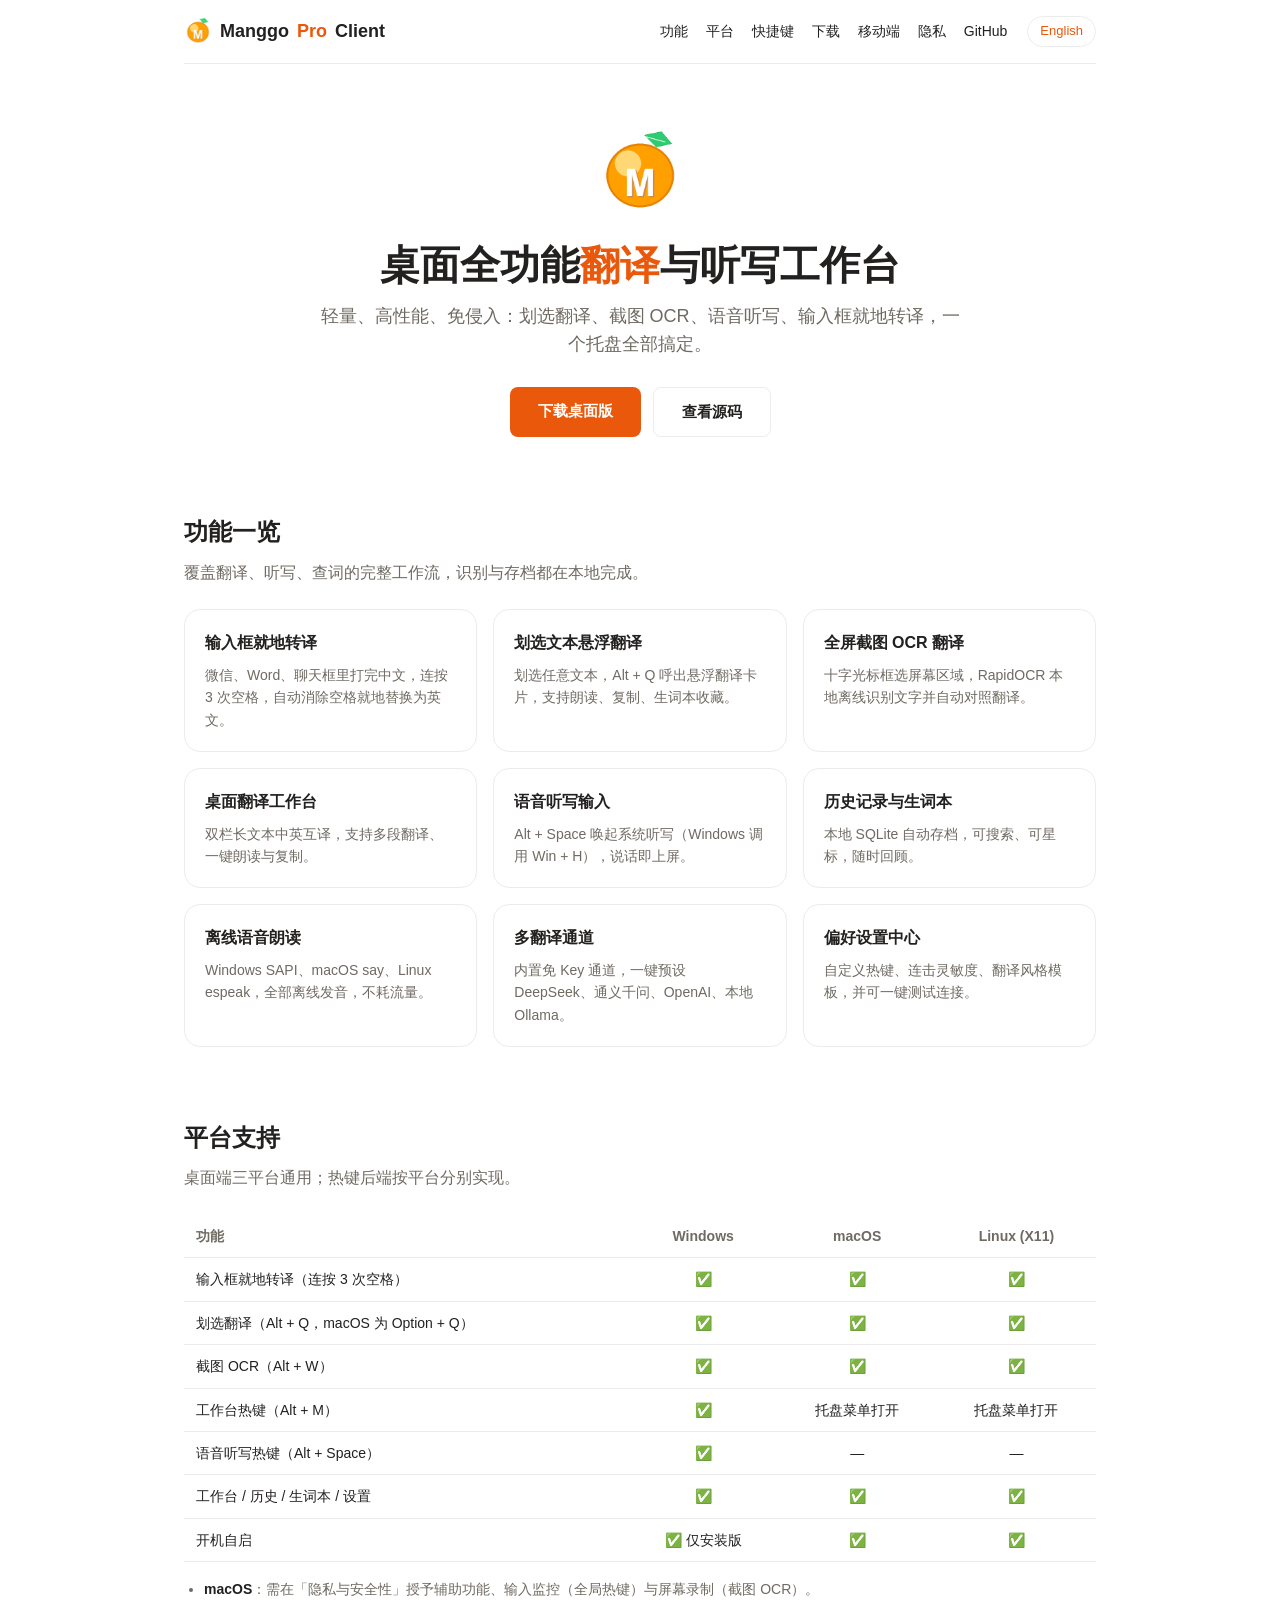
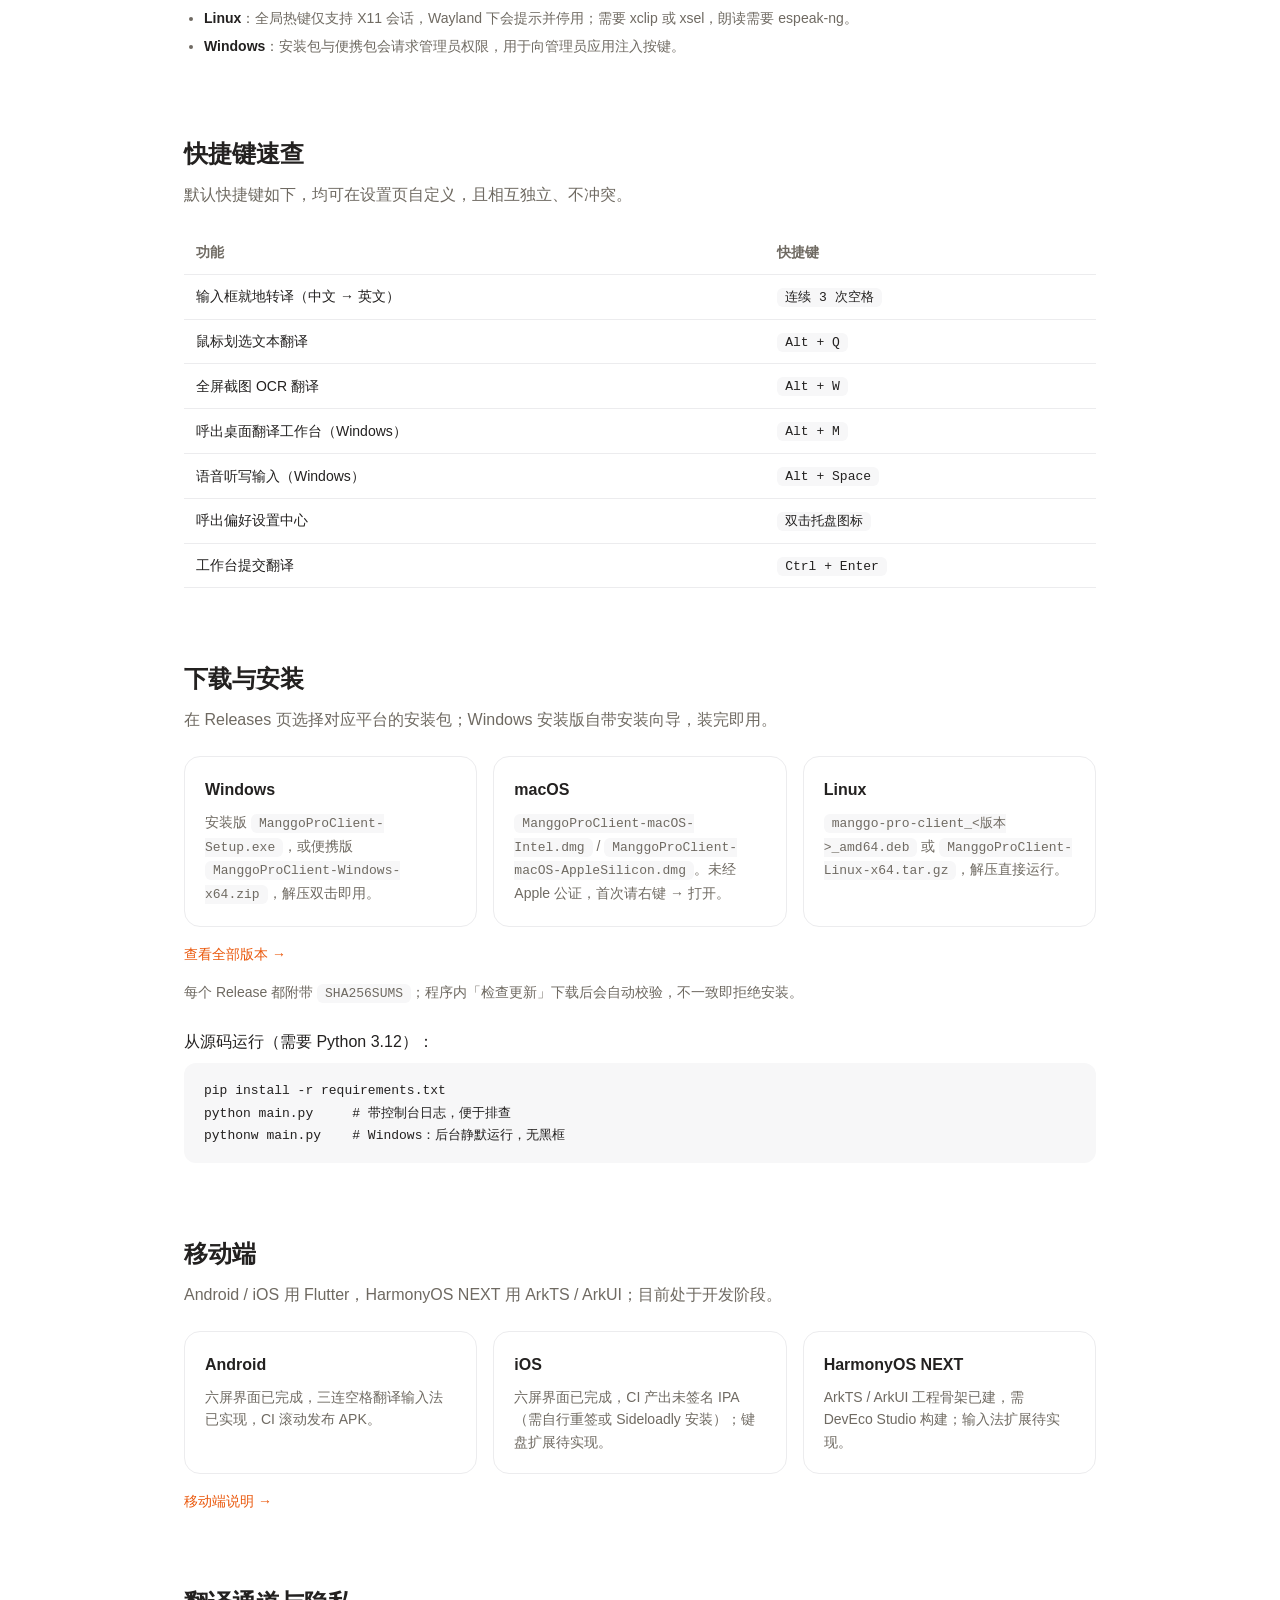
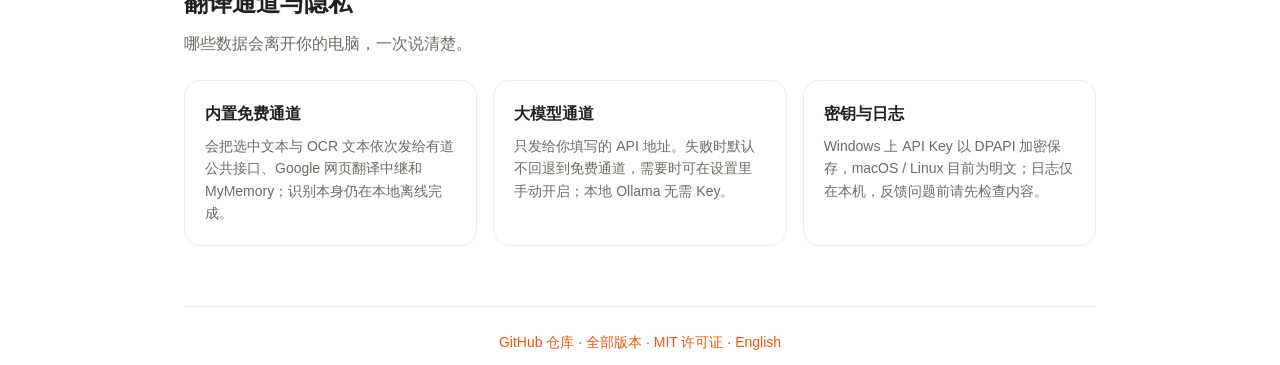
<file: docs/index.html>
<!DOCTYPE html>
<html lang="zh-CN">
<head>
<meta charset="utf-8">
<meta name="viewport" content="width=device-width, initial-scale=1">
<title>Manggo Pro Client — 桌面全功能翻译与听写工作台</title>
<meta name="description" content="Manggo Pro Client：划选翻译、截图 OCR、语音听写、输入框就地转译，常驻托盘的桌面翻译工作台，支持 Windows / macOS / Linux，并提供 Android / iOS / HarmonyOS 移动端。">
<link rel="canonical" href="https://programmerguohuajing.github.io/manggo-pro-client/">
<link rel="alternate" hreflang="zh-CN" href="https://programmerguohuajing.github.io/manggo-pro-client/">
<link rel="alternate" hreflang="en" href="https://programmerguohuajing.github.io/manggo-pro-client/en.html">
<link rel="icon" type="image/png" href="app.png">
<meta property="og:type" content="website">
<meta property="og:title" content="Manggo Pro Client — 桌面全功能翻译与听写工作台">
<meta property="og:description" content="Manggo Pro Client：划选翻译、截图 OCR、语音听写、输入框就地转译，常驻托盘的桌面翻译工作台，支持 Windows / macOS / Linux，并提供 Android / iOS / HarmonyOS 移动端。">
<meta property="og:url" content="https://programmerguohuajing.github.io/manggo-pro-client/">
<meta property="og:image" content="https://programmerguohuajing.github.io/manggo-pro-client/app.png">
<meta name="twitter:card" content="summary">
<meta name="color-scheme" content="light dark">
<link rel="stylesheet" href="style.css">
</head>
<body>
<div class="wrap">
  <nav class="nav" aria-label="主导航">
    <a class="logo" href="#top"><img src="app.png" alt="" width="28" height="28"> Manggo <span>Pro</span> Client</a>
    <div class="links"><a href="#features">功能</a><a href="#platforms">平台</a><a href="#hotkeys">快捷键</a><a href="#download">下载</a><a href="#mobile">移动端</a><a href="#privacy">隐私</a><a href="https://github.com/programmerguohuajing/manggo-pro-client">GitHub</a></div>
    <a class="lang" href="en.html" hreflang="en">English</a>
  </nav>

  <header class="hero" id="top">
    <img class="hero-icon" src="app.png" alt="Manggo Pro Client" width="88" height="88">
    <h1>桌面全功能<span>翻译</span>与听写工作台</h1>
    <p>轻量、高性能、免侵入：划选翻译、截图 OCR、语音听写、输入框就地转译，一个托盘全部搞定。</p>
    <div class="btns">
      <a class="btn btn-primary" href="https://github.com/programmerguohuajing/manggo-pro-client/releases/latest">下载桌面版</a>
      <a class="btn btn-secondary" href="https://github.com/programmerguohuajing/manggo-pro-client">查看源码</a>
    </div>
  </header>

  <main>
  <section id="features">
    <h2>功能一览</h2>
    <p class="sec-desc">覆盖翻译、听写、查词的完整工作流，识别与存档都在本地完成。</p>
    <div class="grid"><div class="card"><h3>输入框就地转译</h3><p>微信、Word、聊天框里打完中文，连按 3 次空格，自动消除空格就地替换为英文。</p></div><div class="card"><h3>划选文本悬浮翻译</h3><p>划选任意文本，Alt + Q 呼出悬浮翻译卡片，支持朗读、复制、生词本收藏。</p></div><div class="card"><h3>全屏截图 OCR 翻译</h3><p>十字光标框选屏幕区域，RapidOCR 本地离线识别文字并自动对照翻译。</p></div><div class="card"><h3>桌面翻译工作台</h3><p>双栏长文本中英互译，支持多段翻译、一键朗读与复制。</p></div><div class="card"><h3>语音听写输入</h3><p>Alt + Space 唤起系统听写（Windows 调用 Win + H），说话即上屏。</p></div><div class="card"><h3>历史记录与生词本</h3><p>本地 SQLite 自动存档，可搜索、可星标，随时回顾。</p></div><div class="card"><h3>离线语音朗读</h3><p>Windows SAPI、macOS say、Linux espeak，全部离线发音，不耗流量。</p></div><div class="card"><h3>多翻译通道</h3><p>内置免 Key 通道，一键预设 DeepSeek、通义千问、OpenAI、本地 Ollama。</p></div><div class="card"><h3>偏好设置中心</h3><p>自定义热键、连击灵敏度、翻译风格模板，并可一键测试连接。</p></div></div>
  </section>

  <section id="platforms">
    <h2>平台支持</h2>
    <p class="sec-desc">桌面端三平台通用；热键后端按平台分别实现。</p>
    <div class="table-wrap"><table>
      <thead><tr><th>功能</th><th class="c">Windows</th><th class="c">macOS</th><th class="c">Linux (X11)</th></tr></thead>
      <tbody><tr><td>输入框就地转译（连按 3 次空格）</td><td class="c">✅</td><td class="c">✅</td><td class="c">✅</td></tr><tr><td>划选翻译（Alt + Q，macOS 为 Option + Q）</td><td class="c">✅</td><td class="c">✅</td><td class="c">✅</td></tr><tr><td>截图 OCR（Alt + W）</td><td class="c">✅</td><td class="c">✅</td><td class="c">✅</td></tr><tr><td>工作台热键（Alt + M）</td><td class="c">✅</td><td class="c">托盘菜单打开</td><td class="c">托盘菜单打开</td></tr><tr><td>语音听写热键（Alt + Space）</td><td class="c">✅</td><td class="c">—</td><td class="c">—</td></tr><tr><td>工作台 / 历史 / 生词本 / 设置</td><td class="c">✅</td><td class="c">✅</td><td class="c">✅</td></tr><tr><td>开机自启</td><td class="c">✅ 仅安装版</td><td class="c">✅</td><td class="c">✅</td></tr></tbody>
    </table></div>
    <ul class="notes"><li><strong>macOS</strong>：需在「隐私与安全性」授予辅助功能、输入监控（全局热键）与屏幕录制（截图 OCR）。</li><li><strong>Linux</strong>：全局热键仅支持 X11 会话，Wayland 下会提示并停用；需要 xclip 或 xsel，朗读需要 espeak-ng。</li><li><strong>Windows</strong>：安装包与便携包会请求管理员权限，用于向管理员应用注入按键。</li></ul>
  </section>

  <section id="hotkeys">
    <h2>快捷键速查</h2>
    <p class="sec-desc">默认快捷键如下，均可在设置页自定义，且相互独立、不冲突。</p>
    <div class="table-wrap"><table>
      <thead><tr><th>功能</th><th>快捷键</th></tr></thead>
      <tbody><tr><td>输入框就地转译（中文 → 英文）</td><td><kbd>连续 3 次空格</kbd></td></tr><tr><td>鼠标划选文本翻译</td><td><kbd>Alt + Q</kbd></td></tr><tr><td>全屏截图 OCR 翻译</td><td><kbd>Alt + W</kbd></td></tr><tr><td>呼出桌面翻译工作台（Windows）</td><td><kbd>Alt + M</kbd></td></tr><tr><td>语音听写输入（Windows）</td><td><kbd>Alt + Space</kbd></td></tr><tr><td>呼出偏好设置中心</td><td><kbd>双击托盘图标</kbd></td></tr><tr><td>工作台提交翻译</td><td><kbd>Ctrl + Enter</kbd></td></tr></tbody>
    </table></div>
  </section>

  <section id="download">
    <h2>下载与安装</h2>
    <p class="sec-desc">在 Releases 页选择对应平台的安装包；Windows 安装版自带安装向导，装完即用。</p>
    <div class="grid"><div class="card"><h3>Windows</h3><p>安装版 <code>ManggoProClient-Setup.exe</code>，或便携版 <code>ManggoProClient-Windows-x64.zip</code>，解压双击即用。</p></div><div class="card"><h3>macOS</h3><p><code>ManggoProClient-macOS-Intel.dmg</code> / <code>ManggoProClient-macOS-AppleSilicon.dmg</code>。未经 Apple 公证，首次请右键 → 打开。</p></div><div class="card"><h3>Linux</h3><p><code>manggo-pro-client_&lt;版本&gt;_amd64.deb</code> 或 <code>ManggoProClient-Linux-x64.tar.gz</code>，解压直接运行。</p></div></div>
    <p class="note"><a href="https://github.com/programmerguohuajing/manggo-pro-client/releases">查看全部版本 →</a></p>
    <p class="note">每个 Release 都附带 <code>SHA256SUMS</code>；程序内「检查更新」下载后会自动校验，不一致即拒绝安装。</p>
    <p class="lead-in">从源码运行（需要 Python 3.12）：</p>
    <pre><code>pip install -r requirements.txt
python main.py     # 带控制台日志，便于排查
pythonw main.py    # Windows：后台静默运行，无黑框</code></pre>
  </section>

  <section id="mobile">
    <h2>移动端</h2>
    <p class="sec-desc">Android / iOS 用 Flutter，HarmonyOS NEXT 用 ArkTS / ArkUI；目前处于开发阶段。</p>
    <div class="grid"><div class="card"><h3>Android</h3><p>六屏界面已完成，三连空格翻译输入法已实现，CI 滚动发布 APK。</p></div><div class="card"><h3>iOS</h3><p>六屏界面已完成，CI 产出未签名 IPA（需自行重签或 Sideloadly 安装）；键盘扩展待实现。</p></div><div class="card"><h3>HarmonyOS NEXT</h3><p>ArkTS / ArkUI 工程骨架已建，需 DevEco Studio 构建；输入法扩展待实现。</p></div></div>
    <p class="note"><a href="https://github.com/programmerguohuajing/manggo-pro-client/tree/master/mobile">移动端说明 →</a></p>
  </section>

  <section id="privacy">
    <h2>翻译通道与隐私</h2>
    <p class="sec-desc">哪些数据会离开你的电脑，一次说清楚。</p>
    <div class="grid"><div class="card"><h3>内置免费通道</h3><p>会把选中文本与 OCR 文本依次发给有道公共接口、Google 网页翻译中继和 MyMemory；识别本身仍在本地离线完成。</p></div><div class="card"><h3>大模型通道</h3><p>只发给你填写的 API 地址。失败时默认不回退到免费通道，需要时可在设置里手动开启；本地 Ollama 无需 Key。</p></div><div class="card"><h3>密钥与日志</h3><p>Windows 上 API Key 以 DPAPI 加密保存，macOS / Linux 目前为明文；日志仅在本机，反馈问题前请先检查内容。</p></div></div>
  </section>
  </main>

  <footer>
    <a href="https://github.com/programmerguohuajing/manggo-pro-client">GitHub 仓库</a> ·
    <a href="https://github.com/programmerguohuajing/manggo-pro-client/releases">全部版本</a> ·
    <a href="https://github.com/programmerguohuajing/manggo-pro-client/blob/master/LICENSE">MIT 许可证</a> ·
    <a href="en.html" hreflang="en">English</a>
  </footer>
</div>
</body>
</html>
</file>
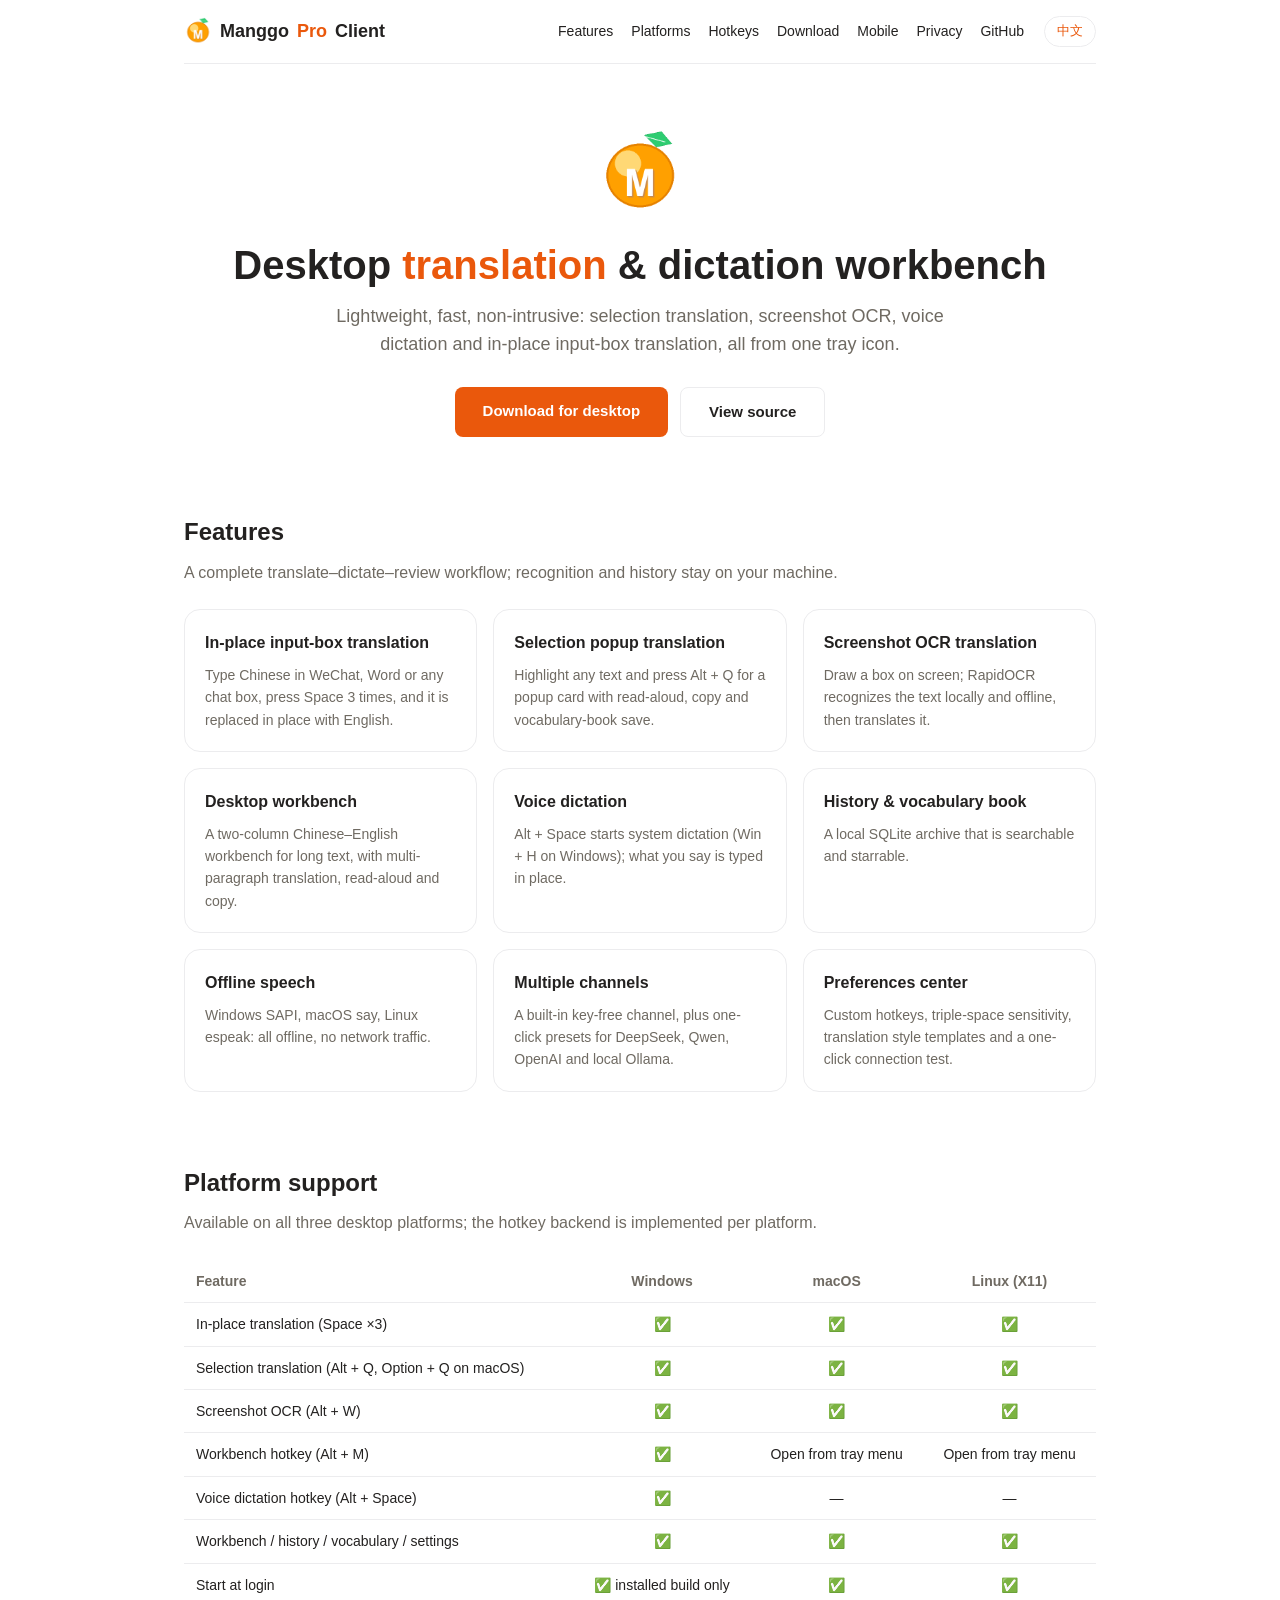
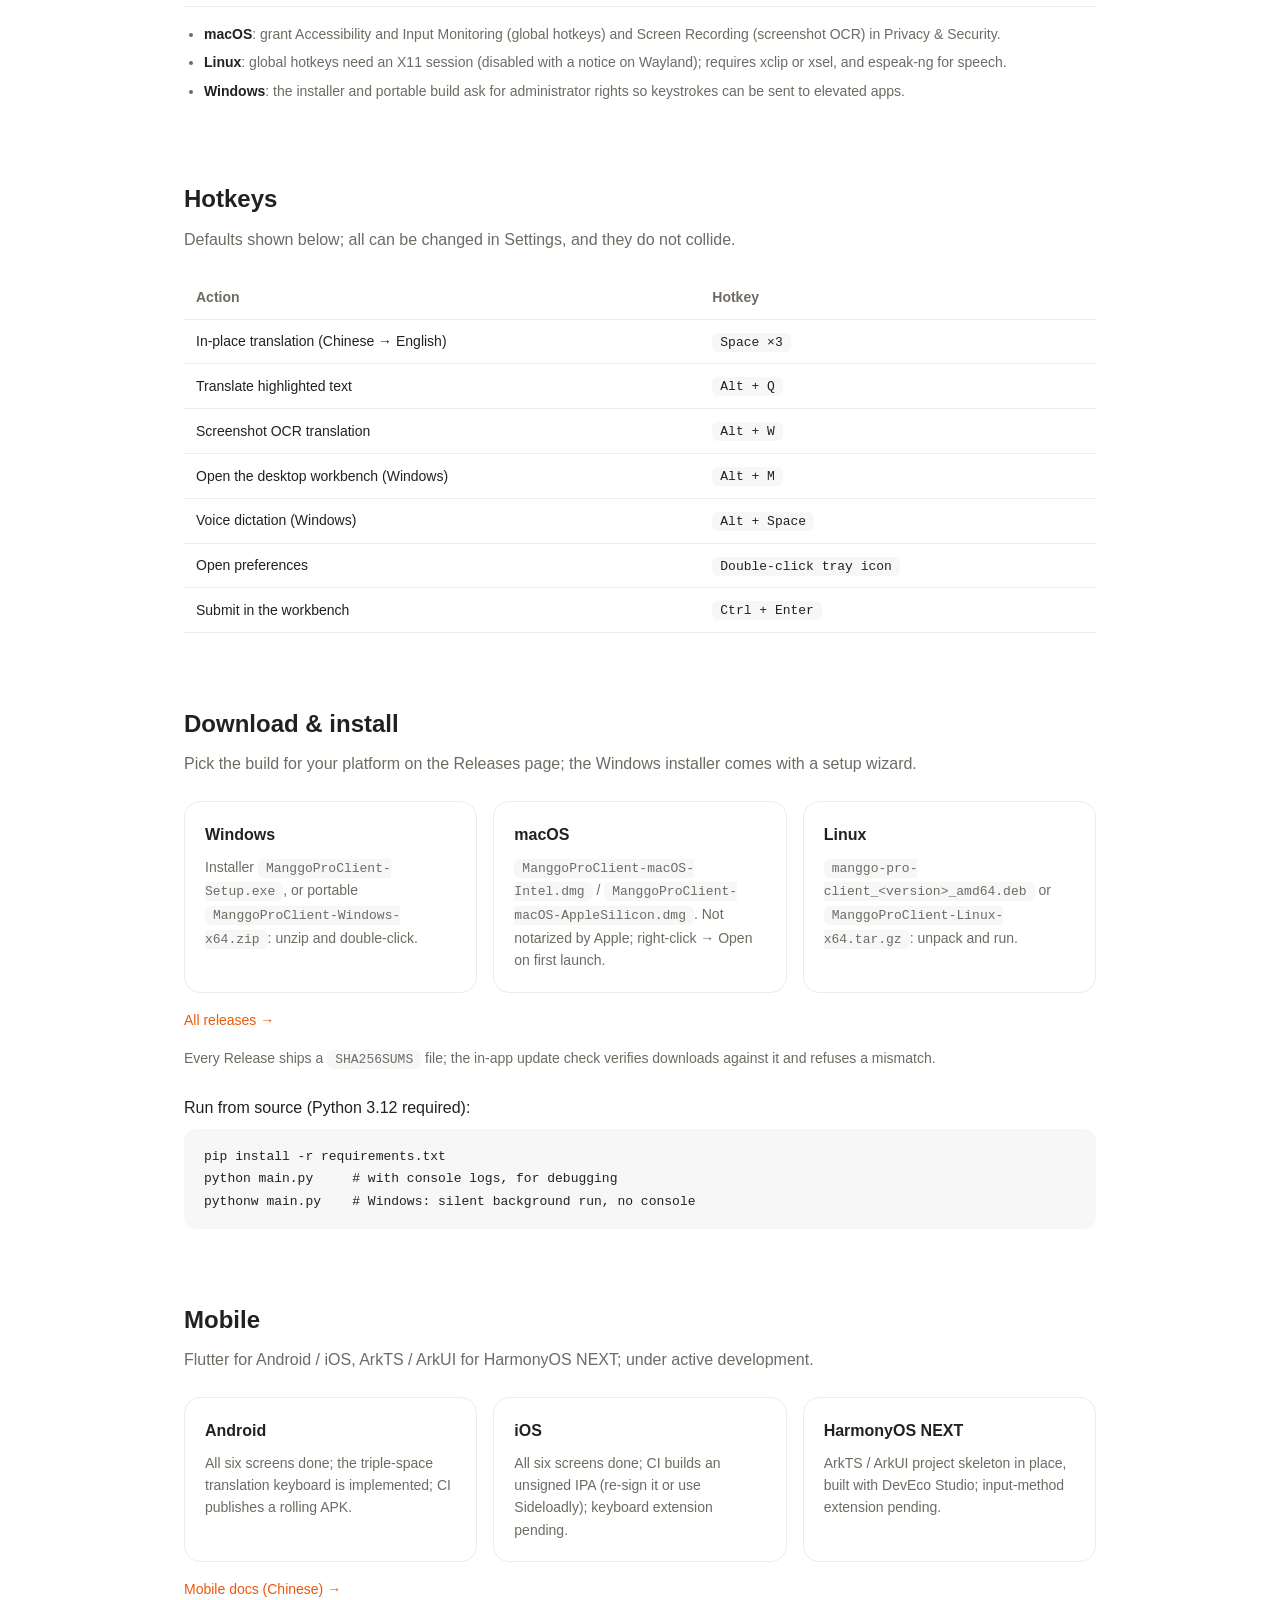
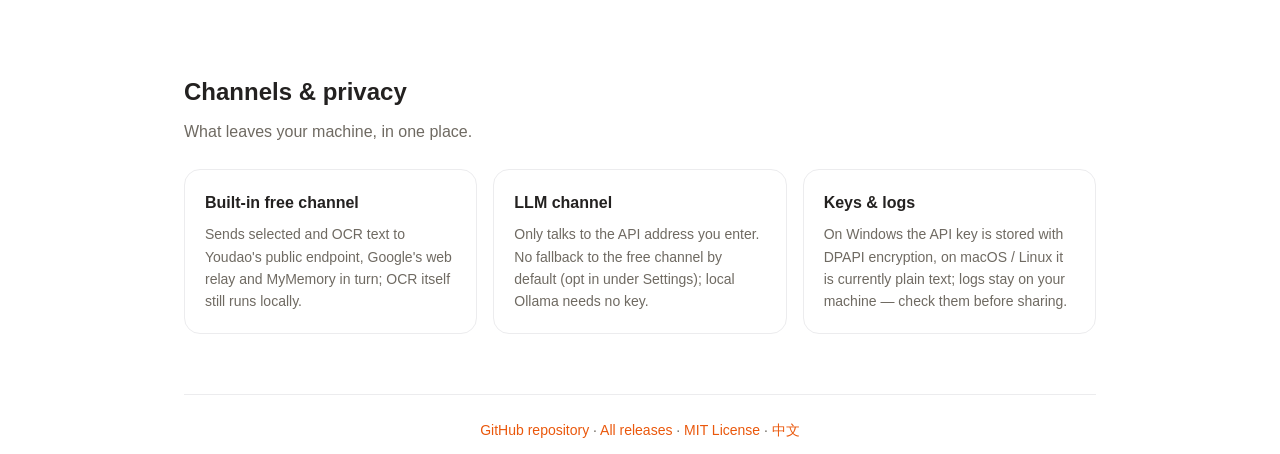
<file: docs/en.html>
<!DOCTYPE html>
<html lang="en">
<head>
<meta charset="utf-8">
<meta name="viewport" content="width=device-width, initial-scale=1">
<title>Manggo Pro Client — Desktop translation &amp; dictation workbench</title>
<meta name="description" content="Manggo Pro Client: selection translation, screenshot OCR, voice dictation and in-place input-box translation from a tray-resident desktop workbench. Windows / macOS / Linux, with Android / iOS / HarmonyOS mobile clients in development.">
<link rel="canonical" href="https://programmerguohuajing.github.io/manggo-pro-client/en.html">
<link rel="alternate" hreflang="en" href="https://programmerguohuajing.github.io/manggo-pro-client/en.html">
<link rel="alternate" hreflang="zh-CN" href="https://programmerguohuajing.github.io/manggo-pro-client/">
<link rel="icon" type="image/png" href="app.png">
<meta property="og:type" content="website">
<meta property="og:title" content="Manggo Pro Client — Desktop translation &amp; dictation workbench">
<meta property="og:description" content="Manggo Pro Client: selection translation, screenshot OCR, voice dictation and in-place input-box translation from a tray-resident desktop workbench. Windows / macOS / Linux, with Android / iOS / HarmonyOS mobile clients in development.">
<meta property="og:url" content="https://programmerguohuajing.github.io/manggo-pro-client/en.html">
<meta property="og:image" content="https://programmerguohuajing.github.io/manggo-pro-client/app.png">
<meta name="twitter:card" content="summary">
<meta name="color-scheme" content="light dark">
<link rel="stylesheet" href="style.css">
</head>
<body>
<div class="wrap">
  <nav class="nav" aria-label="Main navigation">
    <a class="logo" href="#top"><img src="app.png" alt="" width="28" height="28"> Manggo <span>Pro</span> Client</a>
    <div class="links"><a href="#features">Features</a><a href="#platforms">Platforms</a><a href="#hotkeys">Hotkeys</a><a href="#download">Download</a><a href="#mobile">Mobile</a><a href="#privacy">Privacy</a><a href="https://github.com/programmerguohuajing/manggo-pro-client">GitHub</a></div>
    <a class="lang" href="index.html" hreflang="zh-CN">中文</a>
  </nav>

  <header class="hero" id="top">
    <img class="hero-icon" src="app.png" alt="Manggo Pro Client" width="88" height="88">
    <h1>Desktop <span>translation</span> &amp; dictation workbench</h1>
    <p>Lightweight, fast, non-intrusive: selection translation, screenshot OCR, voice dictation and in-place input-box translation, all from one tray icon.</p>
    <div class="btns">
      <a class="btn btn-primary" href="https://github.com/programmerguohuajing/manggo-pro-client/releases/latest">Download for desktop</a>
      <a class="btn btn-secondary" href="https://github.com/programmerguohuajing/manggo-pro-client">View source</a>
    </div>
  </header>

  <main>
  <section id="features">
    <h2>Features</h2>
    <p class="sec-desc">A complete translate–dictate–review workflow; recognition and history stay on your machine.</p>
    <div class="grid"><div class="card"><h3>In-place input-box translation</h3><p>Type Chinese in WeChat, Word or any chat box, press Space 3 times, and it is replaced in place with English.</p></div><div class="card"><h3>Selection popup translation</h3><p>Highlight any text and press Alt + Q for a popup card with read-aloud, copy and vocabulary-book save.</p></div><div class="card"><h3>Screenshot OCR translation</h3><p>Draw a box on screen; RapidOCR recognizes the text locally and offline, then translates it.</p></div><div class="card"><h3>Desktop workbench</h3><p>A two-column Chinese–English workbench for long text, with multi-paragraph translation, read-aloud and copy.</p></div><div class="card"><h3>Voice dictation</h3><p>Alt + Space starts system dictation (Win + H on Windows); what you say is typed in place.</p></div><div class="card"><h3>History &amp; vocabulary book</h3><p>A local SQLite archive that is searchable and starrable.</p></div><div class="card"><h3>Offline speech</h3><p>Windows SAPI, macOS say, Linux espeak: all offline, no network traffic.</p></div><div class="card"><h3>Multiple channels</h3><p>A built-in key-free channel, plus one-click presets for DeepSeek, Qwen, OpenAI and local Ollama.</p></div><div class="card"><h3>Preferences center</h3><p>Custom hotkeys, triple-space sensitivity, translation style templates and a one-click connection test.</p></div></div>
  </section>

  <section id="platforms">
    <h2>Platform support</h2>
    <p class="sec-desc">Available on all three desktop platforms; the hotkey backend is implemented per platform.</p>
    <div class="table-wrap"><table>
      <thead><tr><th>Feature</th><th class="c">Windows</th><th class="c">macOS</th><th class="c">Linux (X11)</th></tr></thead>
      <tbody><tr><td>In-place translation (Space ×3)</td><td class="c">✅</td><td class="c">✅</td><td class="c">✅</td></tr><tr><td>Selection translation (Alt + Q, Option + Q on macOS)</td><td class="c">✅</td><td class="c">✅</td><td class="c">✅</td></tr><tr><td>Screenshot OCR (Alt + W)</td><td class="c">✅</td><td class="c">✅</td><td class="c">✅</td></tr><tr><td>Workbench hotkey (Alt + M)</td><td class="c">✅</td><td class="c">Open from tray menu</td><td class="c">Open from tray menu</td></tr><tr><td>Voice dictation hotkey (Alt + Space)</td><td class="c">✅</td><td class="c">—</td><td class="c">—</td></tr><tr><td>Workbench / history / vocabulary / settings</td><td class="c">✅</td><td class="c">✅</td><td class="c">✅</td></tr><tr><td>Start at login</td><td class="c">✅ installed build only</td><td class="c">✅</td><td class="c">✅</td></tr></tbody>
    </table></div>
    <ul class="notes"><li><strong>macOS</strong>: grant Accessibility and Input Monitoring (global hotkeys) and Screen Recording (screenshot OCR) in Privacy &amp; Security.</li><li><strong>Linux</strong>: global hotkeys need an X11 session (disabled with a notice on Wayland); requires xclip or xsel, and espeak-ng for speech.</li><li><strong>Windows</strong>: the installer and portable build ask for administrator rights so keystrokes can be sent to elevated apps.</li></ul>
  </section>

  <section id="hotkeys">
    <h2>Hotkeys</h2>
    <p class="sec-desc">Defaults shown below; all can be changed in Settings, and they do not collide.</p>
    <div class="table-wrap"><table>
      <thead><tr><th>Action</th><th>Hotkey</th></tr></thead>
      <tbody><tr><td>In-place translation (Chinese → English)</td><td><kbd>Space ×3</kbd></td></tr><tr><td>Translate highlighted text</td><td><kbd>Alt + Q</kbd></td></tr><tr><td>Screenshot OCR translation</td><td><kbd>Alt + W</kbd></td></tr><tr><td>Open the desktop workbench (Windows)</td><td><kbd>Alt + M</kbd></td></tr><tr><td>Voice dictation (Windows)</td><td><kbd>Alt + Space</kbd></td></tr><tr><td>Open preferences</td><td><kbd>Double-click tray icon</kbd></td></tr><tr><td>Submit in the workbench</td><td><kbd>Ctrl + Enter</kbd></td></tr></tbody>
    </table></div>
  </section>

  <section id="download">
    <h2>Download &amp; install</h2>
    <p class="sec-desc">Pick the build for your platform on the Releases page; the Windows installer comes with a setup wizard.</p>
    <div class="grid"><div class="card"><h3>Windows</h3><p>Installer <code>ManggoProClient-Setup.exe</code>, or portable <code>ManggoProClient-Windows-x64.zip</code>: unzip and double-click.</p></div><div class="card"><h3>macOS</h3><p><code>ManggoProClient-macOS-Intel.dmg</code> / <code>ManggoProClient-macOS-AppleSilicon.dmg</code>. Not notarized by Apple; right-click → Open on first launch.</p></div><div class="card"><h3>Linux</h3><p><code>manggo-pro-client_&lt;version&gt;_amd64.deb</code> or <code>ManggoProClient-Linux-x64.tar.gz</code>: unpack and run.</p></div></div>
    <p class="note"><a href="https://github.com/programmerguohuajing/manggo-pro-client/releases">All releases →</a></p>
    <p class="note">Every Release ships a <code>SHA256SUMS</code> file; the in-app update check verifies downloads against it and refuses a mismatch.</p>
    <p class="lead-in">Run from source (Python 3.12 required):</p>
    <pre><code>pip install -r requirements.txt
python main.py     # with console logs, for debugging
pythonw main.py    # Windows: silent background run, no console</code></pre>
  </section>

  <section id="mobile">
    <h2>Mobile</h2>
    <p class="sec-desc">Flutter for Android / iOS, ArkTS / ArkUI for HarmonyOS NEXT; under active development.</p>
    <div class="grid"><div class="card"><h3>Android</h3><p>All six screens done; the triple-space translation keyboard is implemented; CI publishes a rolling APK.</p></div><div class="card"><h3>iOS</h3><p>All six screens done; CI builds an unsigned IPA (re-sign it or use Sideloadly); keyboard extension pending.</p></div><div class="card"><h3>HarmonyOS NEXT</h3><p>ArkTS / ArkUI project skeleton in place, built with DevEco Studio; input-method extension pending.</p></div></div>
    <p class="note"><a href="https://github.com/programmerguohuajing/manggo-pro-client/tree/master/mobile">Mobile docs (Chinese) →</a></p>
  </section>

  <section id="privacy">
    <h2>Channels &amp; privacy</h2>
    <p class="sec-desc">What leaves your machine, in one place.</p>
    <div class="grid"><div class="card"><h3>Built-in free channel</h3><p>Sends selected and OCR text to Youdao's public endpoint, Google's web relay and MyMemory in turn; OCR itself still runs locally.</p></div><div class="card"><h3>LLM channel</h3><p>Only talks to the API address you enter. No fallback to the free channel by default (opt in under Settings); local Ollama needs no key.</p></div><div class="card"><h3>Keys &amp; logs</h3><p>On Windows the API key is stored with DPAPI encryption, on macOS / Linux it is currently plain text; logs stay on your machine — check them before sharing.</p></div></div>
  </section>
  </main>

  <footer>
    <a href="https://github.com/programmerguohuajing/manggo-pro-client">GitHub repository</a> ·
    <a href="https://github.com/programmerguohuajing/manggo-pro-client/releases">All releases</a> ·
    <a href="https://github.com/programmerguohuajing/manggo-pro-client/blob/master/LICENSE">MIT License</a> ·
    <a href="index.html" hreflang="zh-CN">中文</a>
  </footer>
</div>
</body>
</html>
</file>
<file: docs/style.css>
:root {
  --bg: #ffffff;
  --bg-soft: #f7f7f8;
  --ink: #232120;
  --muted: #6f6a62;
  --line: #ececee;
  --accent: #ea580c;
  --accent-strong: #c2410c;
  color-scheme: light dark;
}
@media (prefers-color-scheme: dark) {
  :root {
    --bg: #1a1918;
    --bg-soft: #242220;
    --ink: #f1efec;
    --muted: #a39d93;
    --line: #34312e;
    --accent: #fb7a3a;
    --accent-strong: #ff9460;
  }
}

* { box-sizing: border-box; }
html { scroll-behavior: smooth; scroll-padding-top: 76px; }
body {
  margin: 0;
  font-family: "PingFang SC", "Microsoft YaHei", "Segoe UI", -apple-system, "Noto Sans CJK SC", sans-serif;
  color: var(--ink);
  background: var(--bg);
  line-height: 1.6;
}
a { color: var(--accent); text-decoration: none; }
a:hover { text-decoration: underline; }
a:focus-visible, .btn:focus-visible { outline: 2px solid var(--accent); outline-offset: 2px; border-radius: 6px; }
.wrap { max-width: 960px; margin: 0 auto; padding: 0 24px; }

/* 导航：吸顶，窄屏时只留 logo 与语言切换，章节链接收起 */
.nav {
  position: sticky; top: 0; z-index: 10;
  display: flex; align-items: center; gap: 20px;
  height: 64px; border-bottom: 1px solid var(--line);
  background: color-mix(in srgb, var(--bg) 92%, transparent);
  backdrop-filter: blur(8px);
}
.nav .logo {
  display: flex; align-items: center; gap: 8px;
  font-weight: 700; font-size: 18px; color: var(--ink); margin-right: auto;
}
.nav .logo:hover { text-decoration: none; }
.nav .logo img { border-radius: 6px; }
.nav .logo span { color: var(--accent); }
.nav .links { display: flex; gap: 18px; }
.nav .links a { color: var(--ink); font-size: 14px; }
.nav a.lang {
  font-size: 13px; padding: 4px 12px; border: 1px solid var(--line); border-radius: 999px;
}

.hero { text-align: center; padding: 64px 0 40px; }
.hero-icon { border-radius: 20px; margin-bottom: 16px; }
.hero h1 { font-size: 40px; line-height: 1.25; margin: 0 0 12px; }
.hero h1 span { color: var(--accent); }
.hero p { font-size: 18px; color: var(--muted); margin: 0 auto 28px; max-width: 640px; }
.btns { display: flex; gap: 12px; justify-content: center; flex-wrap: wrap; }
.btn {
  display: inline-block; padding: 12px 28px; border-radius: 8px;
  font-size: 15px; font-weight: 600;
}
.btn:hover { text-decoration: none; }
.btn-primary { background: var(--accent); color: #fff; }
.btn-primary:hover { background: var(--accent-strong); }
.btn-secondary { background: var(--bg); color: var(--ink); border: 1px solid var(--line); }
.btn-secondary:hover { background: var(--bg-soft); }

section { padding: 36px 0; }
h2 { font-size: 24px; margin: 0 0 8px; }
.sec-desc { color: var(--muted); margin: 0 0 24px; }
.grid { display: grid; grid-template-columns: repeat(3, 1fr); gap: 16px; }
.card {
  background: var(--bg); border: 1px solid var(--line); border-radius: 16px; padding: 20px;
}
.card h3 { font-size: 16px; margin: 0 0 8px; }
.card p { font-size: 14px; color: var(--muted); margin: 0; }

.table-wrap { overflow-x: auto; }
table { width: 100%; border-collapse: collapse; font-size: 14px; }
th, td { text-align: left; padding: 10px 12px; border-bottom: 1px solid var(--line); }
th { color: var(--muted); font-weight: 600; white-space: nowrap; }
th.c, td.c { text-align: center; }
.notes { margin: 16px 0 0; padding-left: 20px; font-size: 14px; color: var(--muted); }
.notes li { margin-bottom: 6px; }
.notes strong { color: var(--ink); }

code, kbd {
  font-family: ui-monospace, "SF Mono", Consolas, monospace;
  background: var(--bg-soft); padding: 2px 8px; border-radius: 6px; font-size: 13px;
  overflow-wrap: anywhere;
}
pre {
  background: var(--bg-soft); border-radius: 12px; padding: 16px 20px;
  overflow-x: auto; font-size: 14px; margin: 8px 0 0;
}
pre code { background: none; padding: 0; }
.note { font-size: 14px; color: var(--muted); margin: 16px 0 0; }
.lead-in { margin: 24px 0 0; }
footer {
  border-top: 1px solid var(--line); padding: 24px 0; margin-top: 24px;
  font-size: 14px; color: var(--muted); text-align: center;
}

@media (max-width: 820px) {
  .nav .links { display: none; }
}
@media (max-width: 720px) {
  .grid { grid-template-columns: 1fr; }
  .hero { padding: 40px 0 24px; }
  .hero h1 { font-size: 30px; }
  .wrap { padding: 0 16px; }
}
@media (prefers-reduced-motion: reduce) {
  html { scroll-behavior: auto; }
}
</file>
